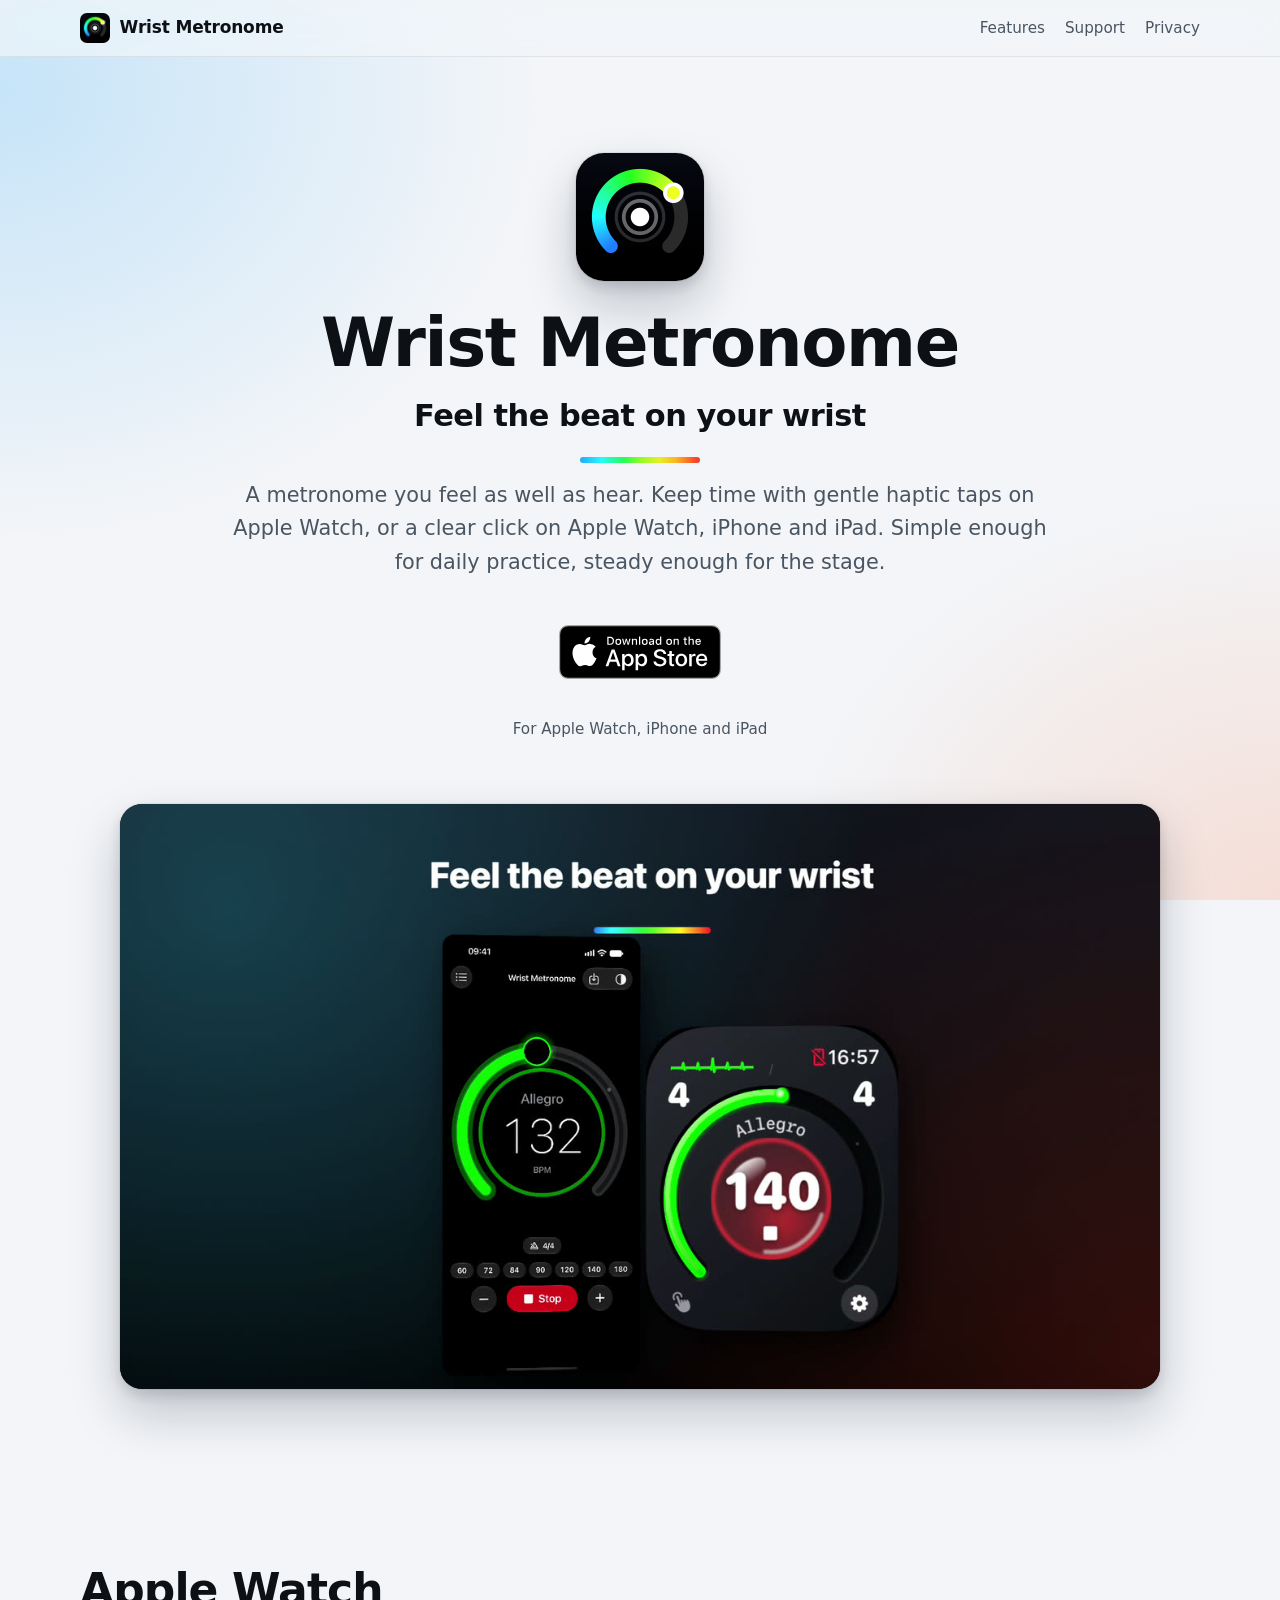
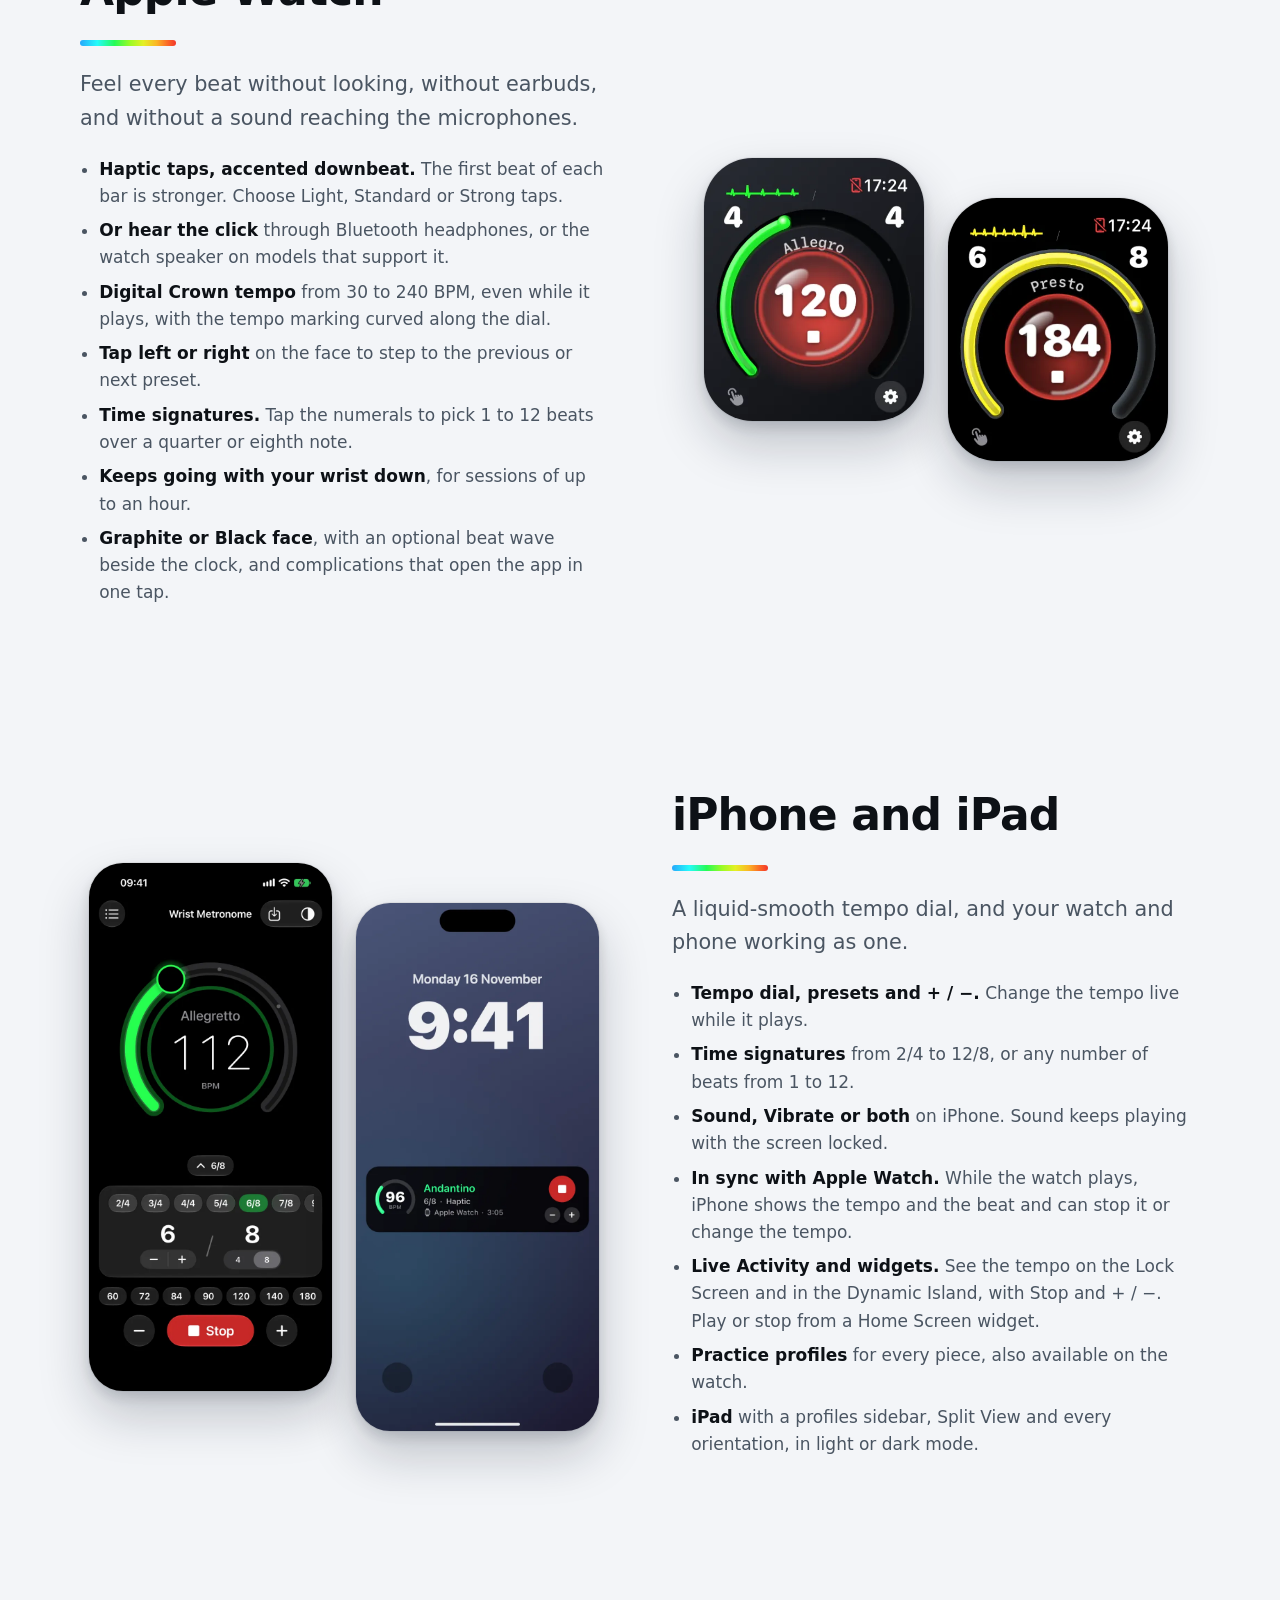
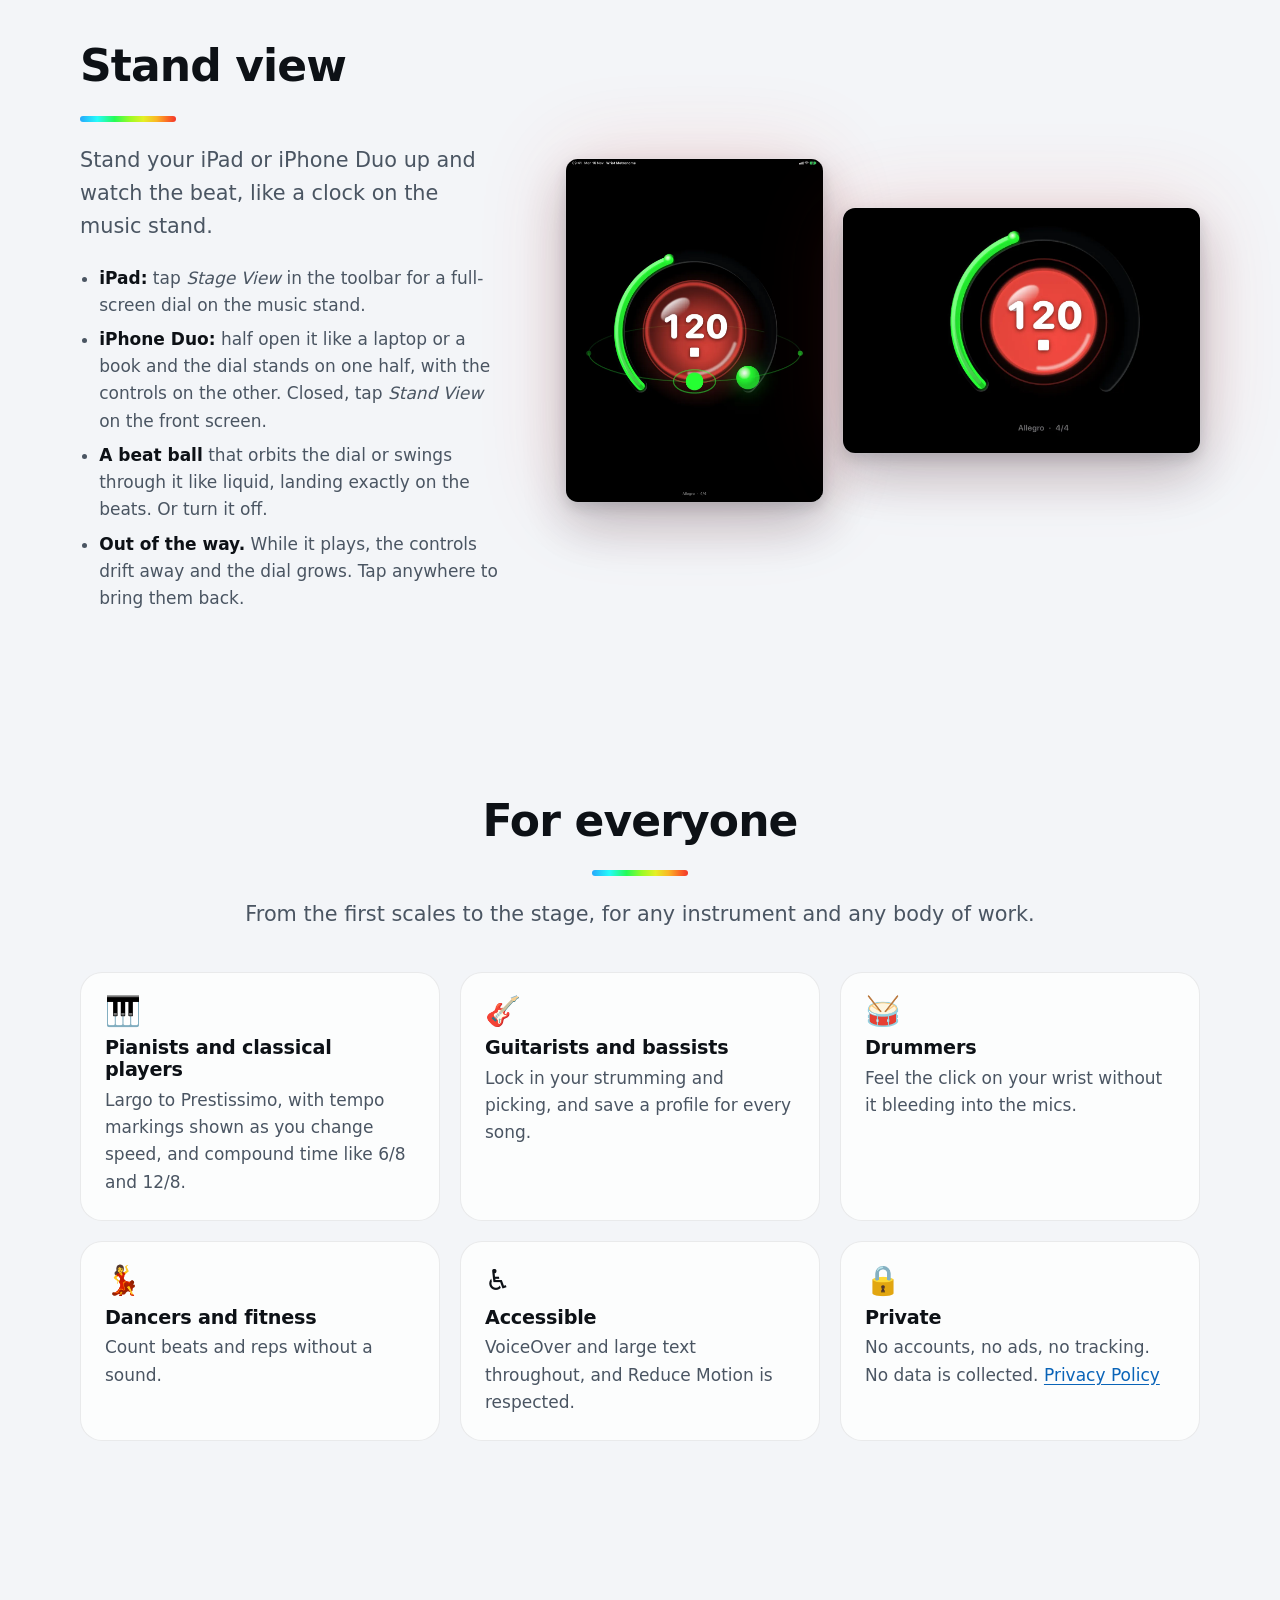
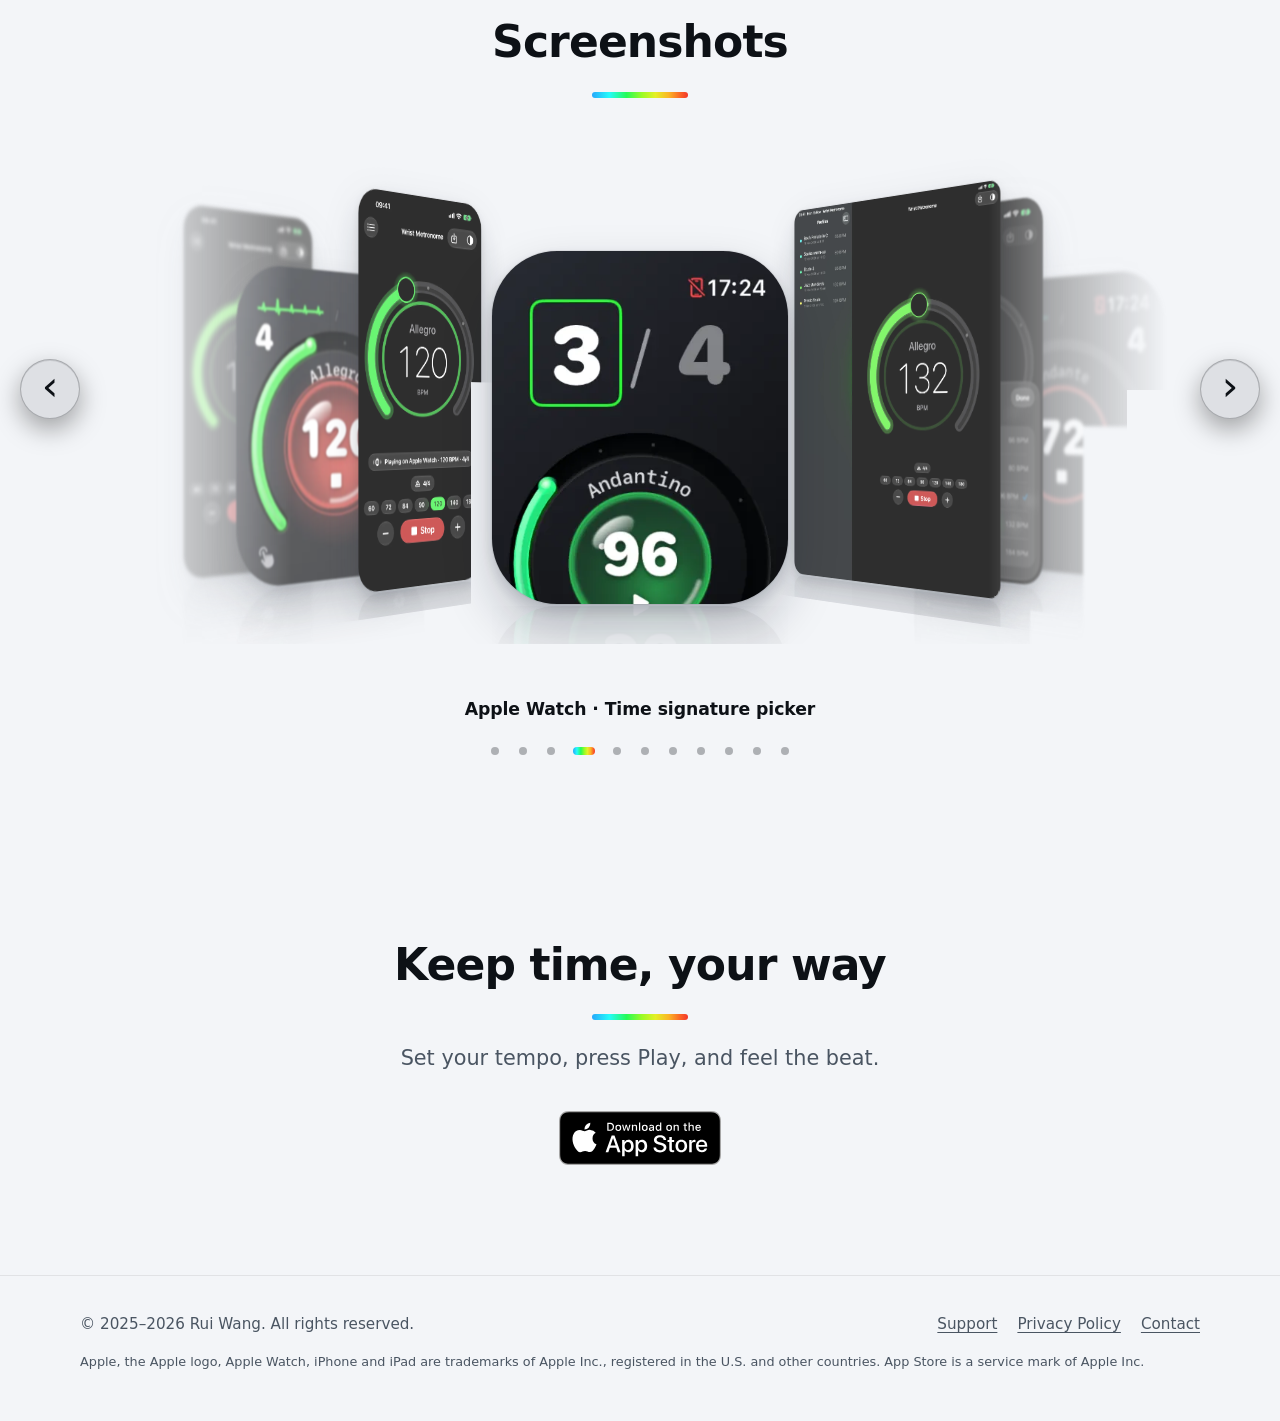
<file: docs/index.html>
<!doctype html>
<html lang="en">
<head>
  <meta charset="utf-8">
  <meta name="viewport" content="width=device-width, initial-scale=1">
  <title>Wrist Metronome – Feel the beat on your wrist</title>
  <meta name="description" content="Wrist Metronome is a metronome you feel as well as hear: haptic taps on Apple Watch, a clear click on iPhone and iPad, time signatures, a Stand view for the music stand, and no data collected.">
  <meta name="theme-color" content="#07090c" media="(prefers-color-scheme: dark)">
  <meta name="theme-color" content="#f3f5f8" media="(prefers-color-scheme: light)">
  <meta name="apple-itunes-app" content="app-id=6741377595">
  <link rel="canonical" href="https://wangrui-uk.github.io/wrist-metronome/">
  <meta property="og:type" content="website">
  <meta property="og:site_name" content="Wrist Metronome">
  <meta property="og:title" content="Wrist Metronome – Feel the beat on your wrist">
  <meta property="og:description" content="A metronome you feel as well as hear, on Apple Watch, iPhone and iPad.">
  <meta property="og:url" content="https://wangrui-uk.github.io/wrist-metronome/">
  <meta property="og:image" content="https://wangrui-uk.github.io/wrist-metronome/assets/og-image.jpg">
  <meta property="og:image:width" content="1200">
  <meta property="og:image:height" content="630">
  <meta property="og:image:alt" content="Wrist Metronome on iPhone and Apple Watch, with the title Feel the beat on your wrist">
  <meta name="twitter:card" content="summary_large_image">
  <link rel="icon" type="image/png" sizes="64x64" href="assets/favicon-64.png">
  <link rel="apple-touch-icon" href="assets/apple-touch-icon.png">
  <link rel="stylesheet" href="style.css">
</head>
<body>
  <a class="skip-link" href="#main">Skip to content</a>

  <header class="site-header">
    <div class="wrap">
      <a class="brand" href="index.html" aria-label="Wrist Metronome home">
        <img src="assets/favicon-64.png" alt="" width="30" height="30">
        <span>Wrist Metronome</span>
      </a>
      <nav class="site-nav" aria-label="Main">
        <ul>
          <li><a href="#features">Features</a></li>
          <li><a href="support.html">Support</a></li>
          <li><a href="privacy.html">Privacy</a></li>
        </ul>
      </nav>
    </div>
  </header>

  <main id="main">
    <section class="hero" aria-labelledby="title">
      <div class="wrap">
        <img class="app-icon" src="assets/icon-512.png" alt="Wrist Metronome app icon" width="128" height="128">
        <h1 id="title">Wrist Metronome</h1>
        <p class="subtitle">Feel the beat on your wrist</p>
        <p class="lead">A metronome you feel as well as hear. Keep time with gentle haptic taps on Apple Watch, or a clear click on Apple Watch, iPhone and iPad. Simple enough for daily practice, steady enough for the stage.</p>
        <a class="badge-link" href="https://apps.apple.com/app/id6741377595">
          <img src="assets/app-store-badge.svg" alt="Download on the App Store" width="162" height="54">
        </a>
        <p class="platforms">For Apple Watch, iPhone and iPad</p>
      </div>
    </section>

    <section aria-label="Promo video" style="padding-top: 1rem;">
      <div class="wrap">
        <div class="video-pane">
          <video data-promo muted autoplay loop playsinline preload="metadata" poster="assets/promo-poster.jpg" width="1280" height="720" aria-label="Wrist Metronome promo video: the tempo dial on iPhone, time signatures, the watch app and the Stand view">
            <source src="assets/promo.mp4" type="video/mp4">
          </video>
        </div>
      </div>
    </section>

    <div id="features">
      <section aria-labelledby="watch-title">
        <div class="wrap feature">
          <div class="feature-text">
            <h2 id="watch-title" class="bar">Apple Watch</h2>
            <p class="lead">Feel every beat without looking, without earbuds, and without a sound reaching the microphones.</p>
            <ul>
              <li><strong>Haptic taps, accented downbeat.</strong> The first beat of each bar is stronger. Choose Light, Standard or Strong taps.</li>
              <li><strong>Or hear the click</strong> through Bluetooth headphones, or the watch speaker on models that support it.</li>
              <li><strong>Digital Crown tempo</strong> from 30 to 240 BPM, even while it plays, with the tempo marking curved along the dial.</li>
              <li><strong>Tap left or right</strong> on the face to step to the previous or next preset.</li>
              <li><strong>Time signatures.</strong> Tap the numerals to pick 1 to 12 beats over a quarter or eighth note.</li>
              <li><strong>Keeps going with your wrist down</strong>, for sessions of up to an hour.</li>
              <li><strong>Graphite or Black face</strong>, with an optional beat wave beside the clock, and complications that open the app in one tap.</li>
            </ul>
          </div>
          <div class="feature-media">
            <img class="pane watch" src="assets/shot-watch-1.webp" alt="Wrist Metronome on Apple Watch playing at 120 BPM, Allegro, in 4/4, with the red Stop drop in the centre of a green tempo ring" width="400" height="477">
            <img class="pane watch offset" src="assets/shot-watch-3.webp" alt="Apple Watch playing at 184 BPM, Presto, in 6/8 on the Black face, with a yellow tempo ring" width="400" height="477">
          </div>
        </div>
      </section>

      <section aria-labelledby="phone-title">
        <div class="wrap feature reverse">
          <div class="feature-text">
            <h2 id="phone-title" class="bar">iPhone and iPad</h2>
            <p class="lead">A liquid-smooth tempo dial, and your watch and phone working as one.</p>
            <ul>
              <li><strong>Tempo dial, presets and + / −.</strong> Change the tempo live while it plays.</li>
              <li><strong>Time signatures</strong> from 2/4 to 12/8, or any number of beats from 1 to 12.</li>
              <li><strong>Sound, Vibrate or both</strong> on iPhone. Sound keeps playing with the screen locked.</li>
              <li><strong>In sync with Apple Watch.</strong> While the watch plays, iPhone shows the tempo and the beat and can stop it or change the tempo.</li>
              <li><strong>Live Activity and widgets.</strong> See the tempo on the Lock Screen and in the Dynamic Island, with Stop and + / −. Play or stop from a Home Screen widget.</li>
              <li><strong>Practice profiles</strong> for every piece, also available on the watch.</li>
              <li><strong>iPad</strong> with a profiles sidebar, Split View and every orientation, in light or dark mode.</li>
            </ul>
          </div>
          <div class="feature-media">
            <img class="pane phone" src="assets/shot-iphone-2.webp" alt="iPhone tempo dial at 112 BPM, Allegretto, with the time signature picker open at 6/8" width="700" height="1522">
            <img class="pane phone offset" src="assets/shot-iphone-5.webp" alt="iPhone Lock Screen with the Wrist Metronome Live Activity: 96 BPM, Andantino, 6/8, haptic, playing on Apple Watch, with Stop and plus and minus buttons" width="700" height="1522">
          </div>
        </div>
      </section>

      <section aria-labelledby="stand-title">
        <div class="wrap feature stacked">
          <div class="feature-text">
            <h2 id="stand-title" class="bar">Stand view</h2>
            <p class="lead">Stand your iPad or iPhone Duo up and watch the beat, like a clock on the music stand.</p>
            <ul>
              <li><strong>iPad:</strong> tap <em>Stage View</em> in the toolbar for a full-screen dial on the music stand.</li>
              <li><strong>iPhone Duo:</strong> half open it like a laptop or a book and the dial stands on one half, with the controls on the other. Closed, tap <em>Stand View</em> on the front screen.</li>
              <li><strong>A beat ball</strong> that orbits the dial or swings through it like liquid, landing exactly on the beats. Or turn it off.</li>
              <li><strong>Out of the way.</strong> While it plays, the controls drift away and the dial grows. Tap anywhere to bring them back.</li>
            </ul>
          </div>
          <div class="feature-media stand-media">
            <img class="pane ipad" src="assets/shot-stand-1.webp" alt="iPad Stage View: a large red Play/Stop drop showing 120 BPM, a green tempo arc and a green beat ball orbiting the dial" width="1000" height="1334">
            <img class="pane wide" src="assets/shot-stand-2.webp" alt="iPhone Duo Stand View on the front screen: 120 BPM in a red drop inside a green tempo arc, Allegro, 4/4" width="1200" height="825">
          </div>
        </div>
      </section>

      <section aria-labelledby="everyone-title">
        <div class="wrap">
          <div class="section-head center">
            <h2 id="everyone-title" class="bar center">For everyone</h2>
            <p class="lead">From the first scales to the stage, for any instrument and any body of work.</p>
          </div>
          <div class="cards">
            <div class="card"><span class="emoji" aria-hidden="true">🎹</span><h3>Pianists and classical players</h3><p>Largo to Prestissimo, with tempo markings shown as you change speed, and compound time like 6/8 and 12/8.</p></div>
            <div class="card"><span class="emoji" aria-hidden="true">🎸</span><h3>Guitarists and bassists</h3><p>Lock in your strumming and picking, and save a profile for every song.</p></div>
            <div class="card"><span class="emoji" aria-hidden="true">🥁</span><h3>Drummers</h3><p>Feel the click on your wrist without it bleeding into the mics.</p></div>
            <div class="card"><span class="emoji" aria-hidden="true">💃</span><h3>Dancers and fitness</h3><p>Count beats and reps without a sound.</p></div>
            <div class="card"><span class="emoji" aria-hidden="true">♿️</span><h3>Accessible</h3><p>VoiceOver and large text throughout, and Reduce Motion is respected.</p></div>
            <div class="card"><span class="emoji" aria-hidden="true">🔒</span><h3>Private</h3><p>No accounts, no ads, no tracking. No data is collected. <a href="privacy.html">Privacy Policy</a></p></div>
          </div>
        </div>
      </section>
    </div>

    <section aria-labelledby="gallery-title">
      <div class="wrap section-head center">
        <h2 id="gallery-title" class="bar center">Screenshots</h2>
      </div>
      <div class="gallery-wrap" id="gallery-carousel" role="region" aria-roledescription="carousel" aria-labelledby="gallery-title">
        <div class="cf-row">
          <button type="button" class="cf-btn" data-dir="-1" aria-controls="gallery" aria-label="Previous screenshot" hidden><span aria-hidden="true">‹</span></button>
          <ul class="gallery" id="gallery" tabindex="0" aria-label="Screenshots, scroll sideways for more">
            <li data-caption="iPhone · Tempo dial, playing at 132 BPM"><img class="pane phone" src="assets/shot-iphone-1.webp" alt="iPhone: tempo dial at 132 BPM, Allegro, playing in 4/4, with presets and the Stop button" width="700" height="1522" loading="lazy"></li>
            <li data-caption="Apple Watch · Playing at 120 BPM"><img class="pane watch" src="assets/shot-watch-1.webp" alt="Apple Watch playing at 120 BPM in 4/4" width="400" height="477" loading="lazy"></li>
            <li data-caption="iPhone · Mirroring Apple Watch"><img class="pane phone" src="assets/shot-iphone-3.webp" alt="iPhone mirroring the watch: Playing on Apple Watch, 120 BPM, 4/4" width="700" height="1522" loading="lazy"></li>
            <li data-caption="Apple Watch · Time signature picker"><img class="pane watch" src="assets/shot-watch-2.webp" alt="Apple Watch time signature picker set to 3/4, above the tempo dial at 96 BPM" width="400" height="477" loading="lazy"></li>
            <li data-caption="iPad · Profiles sidebar and tempo dial"><img class="pane ipad" src="assets/shot-ipad-1.webp" alt="iPad with the profiles sidebar and the tempo dial at 132 BPM" width="1200" height="1600" loading="lazy"></li>
            <li data-caption="iPhone · Practice profiles"><img class="pane phone" src="assets/shot-iphone-4.webp" alt="iPhone profiles list: Bach Prelude in C, Scales warm-up, Etude 3, Jazz standards and Presto finale" width="700" height="1522" loading="lazy"></li>
            <li data-caption="Apple Watch · Wrist down, screen dimmed"><img class="pane watch" src="assets/shot-watch-4.webp" alt="Apple Watch, wrist down, playing at 72 BPM, Andante, with the screen dimmed" width="400" height="477" loading="lazy"></li>
            <li data-caption="iPhone Duo · Inner display, fully open"><img class="pane wide" src="assets/shot-duo-1.webp" alt="iPhone Duo inner display, fully open: tempo dial and controls" width="1400" height="985" loading="lazy"></li>
            <li data-caption="iPad · 6/8 time signature picker"><img class="pane ipad" src="assets/shot-ipad-2.webp" alt="iPad tempo dial at 112 BPM with the 6/8 time signature picker" width="1200" height="1600" loading="lazy"></li>
            <li data-caption="Apple Watch · Display settings"><img class="pane watch" src="assets/shot-watch-5.webp" alt="Apple Watch display settings: Graphite or Black face, and the Beat wave switch" width="400" height="477" loading="lazy"></li>
            <li data-caption="iPad · Mirroring Apple Watch"><img class="pane ipad" src="assets/shot-ipad-3.webp" alt="iPad mirroring the watch at 120 BPM, 4/4" width="1200" height="1600" loading="lazy"></li>
          </ul>
          <button type="button" class="cf-btn" data-dir="1" aria-controls="gallery" aria-label="Next screenshot" hidden><span aria-hidden="true">›</span></button>
        </div>
        <div class="cf-meta" hidden>
          <p class="cf-caption" aria-hidden="true"></p>
          <div class="cf-nav">
            <div class="cf-dots"></div>
            <p class="cf-count" aria-hidden="true"></p>
          </div>
          <p class="visually-hidden cf-live" aria-live="polite" aria-atomic="true"></p>
        </div>
      </div>
    </section>

    <section class="cta" aria-labelledby="cta-title">
      <div class="wrap">
        <h2 id="cta-title" class="bar center">Keep time, your way</h2>
        <p class="lead" style="margin-inline:auto">Set your tempo, press Play, and feel the beat.</p>
        <a class="badge-link" href="https://apps.apple.com/app/id6741377595">
          <img src="assets/app-store-badge.svg" alt="Download on the App Store" width="162" height="54">
        </a>
      </div>
    </section>
  </main>

  <footer class="site-footer">
    <div class="wrap">
      <p>© 2025–2026 Rui Wang. All rights reserved.</p>
      <nav aria-label="Footer">
        <ul>
          <li><a href="support.html">Support</a></li>
          <li><a href="privacy.html">Privacy Policy</a></li>
          <li><a href="mailto:androidoven@gmail.com">Contact</a></li>
        </ul>
      </nav>
      <p class="legal" style="flex-basis:100%;font-size:0.8rem">Apple, the Apple logo, Apple Watch, iPhone and iPad are trademarks of Apple Inc., registered in the U.S. and other countries. App Store is a service mark of Apple Inc.</p>
    </div>
  </footer>
  <script src="main.js"></script>
</body>
</html>
</file>
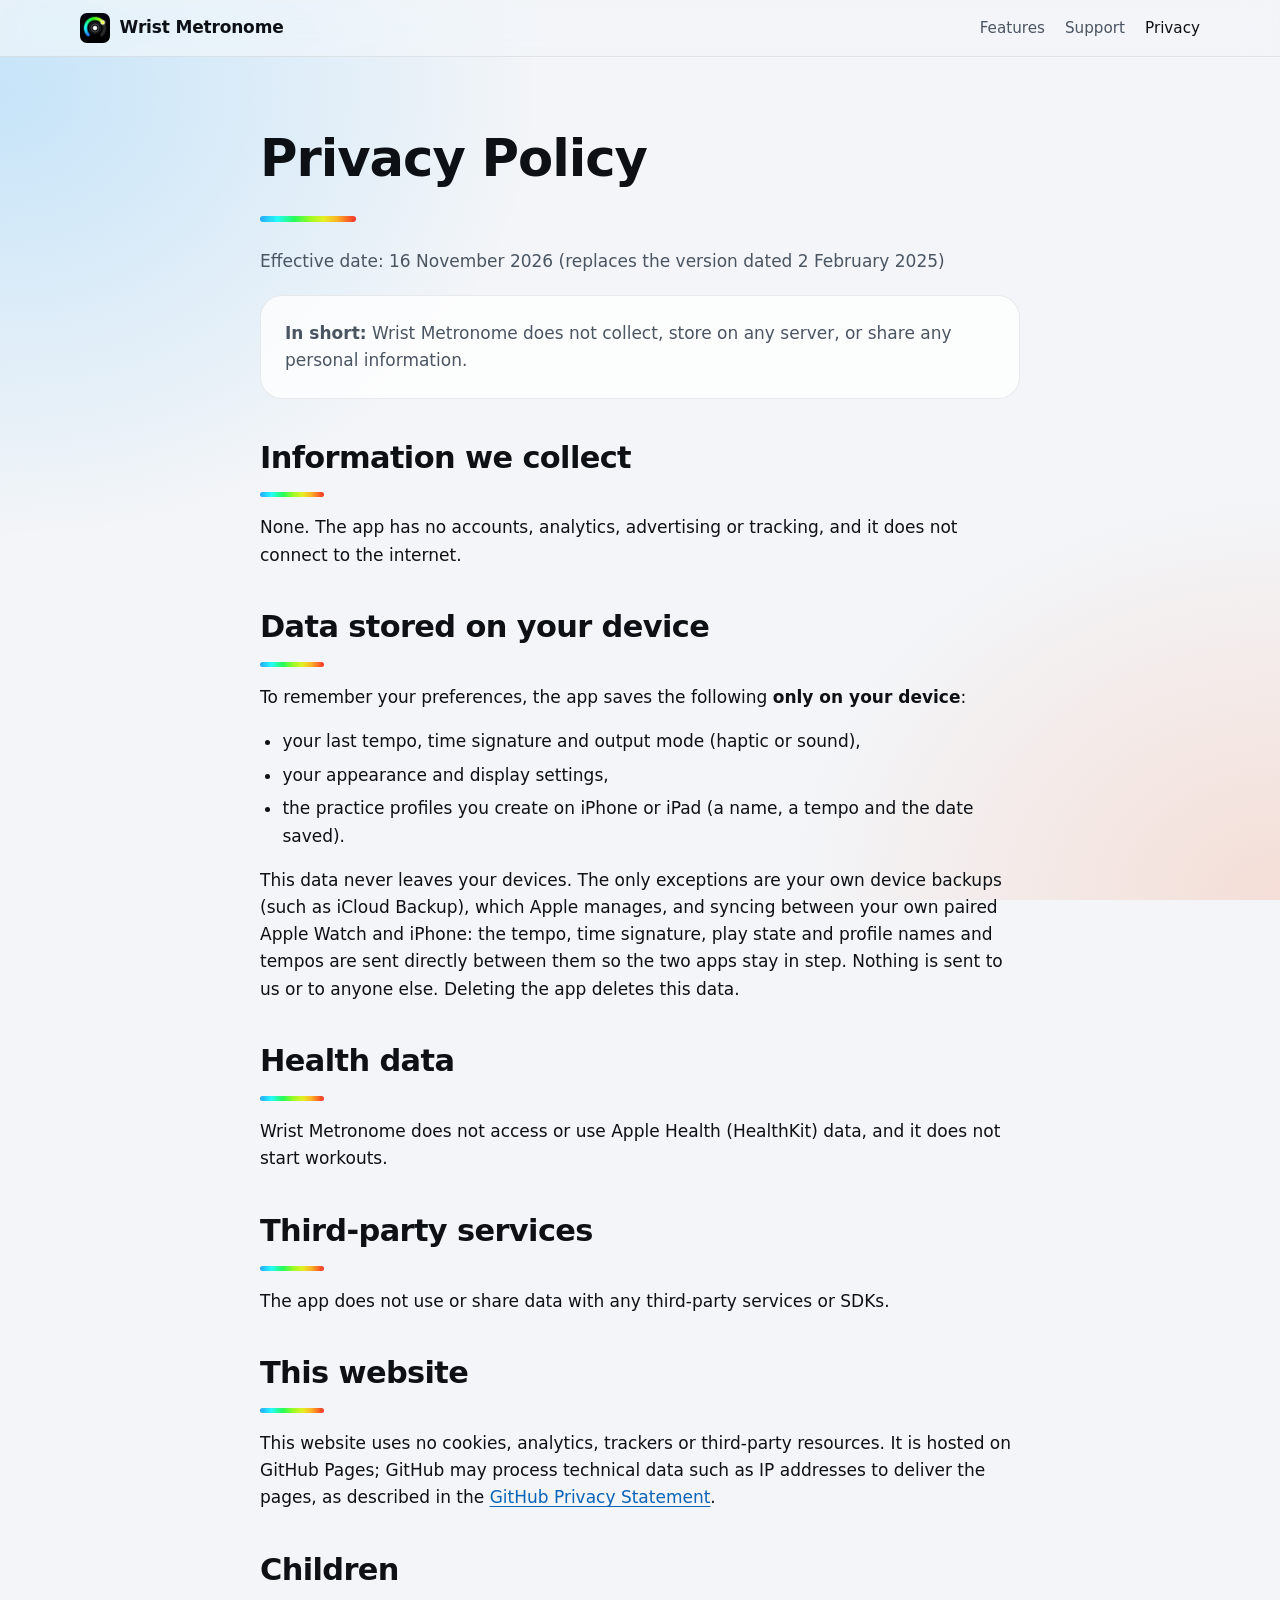
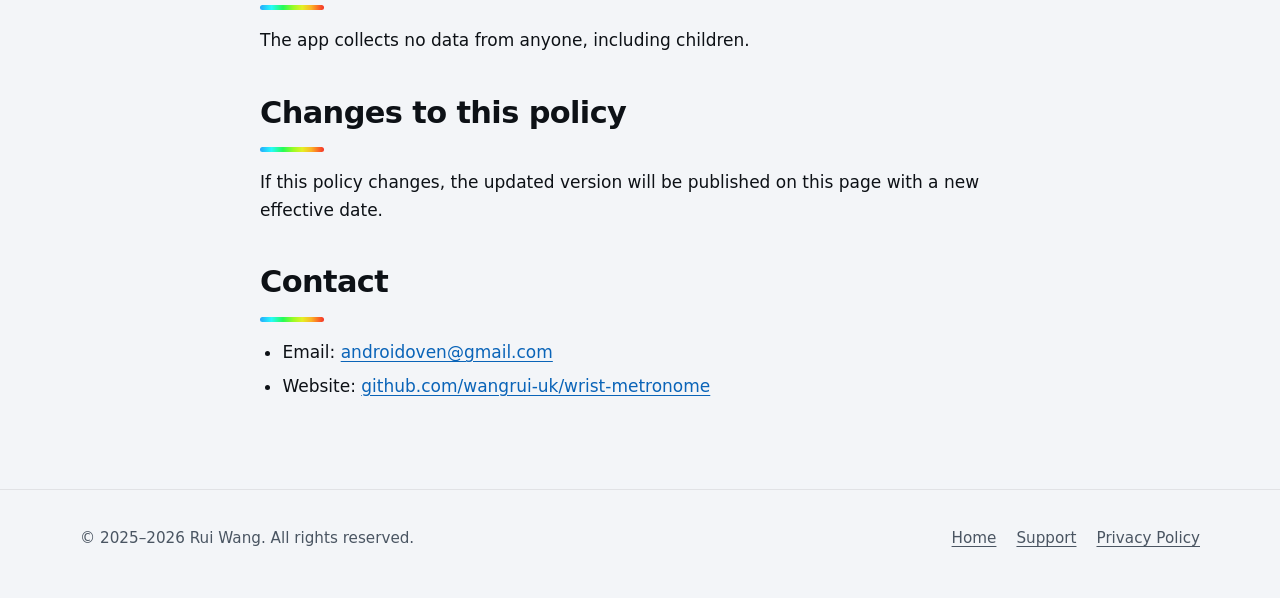
<file: docs/privacy.html>
<!doctype html>
<html lang="en">
<head>
  <meta charset="utf-8">
  <meta name="viewport" content="width=device-width, initial-scale=1">
  <title>Privacy Policy – Wrist Metronome</title>
  <meta name="description" content="Wrist Metronome collects no data. Settings and profiles are stored only on your device. No accounts, analytics, ads, tracking or HealthKit.">
  <meta name="theme-color" content="#07090c" media="(prefers-color-scheme: dark)">
  <meta name="theme-color" content="#f3f5f8" media="(prefers-color-scheme: light)">
  <link rel="canonical" href="https://wangrui-uk.github.io/wrist-metronome/privacy.html">
  <meta property="og:type" content="website">
  <meta property="og:site_name" content="Wrist Metronome">
  <meta property="og:title" content="Wrist Metronome Privacy Policy">
  <meta property="og:description" content="Wrist Metronome collects no data. Everything stays on your device.">
  <meta property="og:url" content="https://wangrui-uk.github.io/wrist-metronome/privacy.html">
  <meta property="og:image" content="https://wangrui-uk.github.io/wrist-metronome/assets/og-image.jpg">
  <meta name="twitter:card" content="summary_large_image">
  <link rel="icon" type="image/png" sizes="64x64" href="assets/favicon-64.png">
  <link rel="apple-touch-icon" href="assets/apple-touch-icon.png">
  <link rel="stylesheet" href="style.css">
</head>
<body>
  <a class="skip-link" href="#main">Skip to content</a>

  <header class="site-header">
    <div class="wrap">
      <a class="brand" href="index.html" aria-label="Wrist Metronome home">
        <img src="assets/favicon-64.png" alt="" width="30" height="30">
        <span>Wrist Metronome</span>
      </a>
      <nav class="site-nav" aria-label="Main">
        <ul>
          <li><a href="index.html#features">Features</a></li>
          <li><a href="support.html">Support</a></li>
          <li><a href="privacy.html" aria-current="page">Privacy</a></li>
        </ul>
      </nav>
    </div>
  </header>

  <main id="main" class="wrap">
    <article class="prose">
      <h1 class="bar">Privacy Policy</h1>
      <p class="muted">Effective date: <time datetime="2026-11-16">16 November 2026</time> (replaces the version dated 2 February 2025)</p>

      <div class="card">
        <p><strong>In short:</strong> Wrist Metronome does not collect, store on any server, or share any personal information.</p>
      </div>

      <h2 class="bar">Information we collect</h2>
      <p>None. The app has no accounts, analytics, advertising or tracking, and it does not connect to the internet.</p>

      <h2 class="bar">Data stored on your device</h2>
      <p>To remember your preferences, the app saves the following <strong>only on your device</strong>:</p>
      <ul>
        <li>your last tempo, time signature and output mode (haptic or sound),</li>
        <li>your appearance and display settings,</li>
        <li>the practice profiles you create on iPhone or iPad (a name, a tempo and the date saved).</li>
      </ul>
      <p>This data never leaves your devices. The only exceptions are your own device backups (such as iCloud Backup), which Apple manages, and syncing between your own paired Apple Watch and iPhone: the tempo, time signature, play state and profile names and tempos are sent directly between them so the two apps stay in step. Nothing is sent to us or to anyone else. Deleting the app deletes this data.</p>

      <h2 class="bar">Health data</h2>
      <p>Wrist Metronome does not access or use Apple Health (HealthKit) data, and it does not start workouts.</p>

      <h2 class="bar">Third-party services</h2>
      <p>The app does not use or share data with any third-party services or SDKs.</p>

      <h2 class="bar">This website</h2>
      <p>This website uses no cookies, analytics, trackers or third-party resources. It is hosted on GitHub Pages; GitHub may process technical data such as IP addresses to deliver the pages, as described in the <a href="https://docs.github.com/en/site-policy/privacy-policies/github-general-privacy-statement">GitHub Privacy Statement</a>.</p>

      <h2 class="bar">Children</h2>
      <p>The app collects no data from anyone, including children.</p>

      <h2 class="bar">Changes to this policy</h2>
      <p>If this policy changes, the updated version will be published on this page with a new effective date.</p>

      <h2 class="bar">Contact</h2>
      <ul>
        <li>Email: <a href="mailto:androidoven@gmail.com">androidoven@gmail.com</a></li>
        <li>Website: <a href="https://github.com/wangrui-uk/wrist-metronome">github.com/wangrui-uk/wrist-metronome</a></li>
      </ul>
    </article>
  </main>

  <footer class="site-footer">
    <div class="wrap">
      <p>© 2025–2026 Rui Wang. All rights reserved.</p>
      <nav aria-label="Footer">
        <ul>
          <li><a href="index.html">Home</a></li>
          <li><a href="support.html">Support</a></li>
          <li><a href="privacy.html" aria-current="page">Privacy Policy</a></li>
        </ul>
      </nav>
    </div>
  </footer>
</body>
</html>
</file>
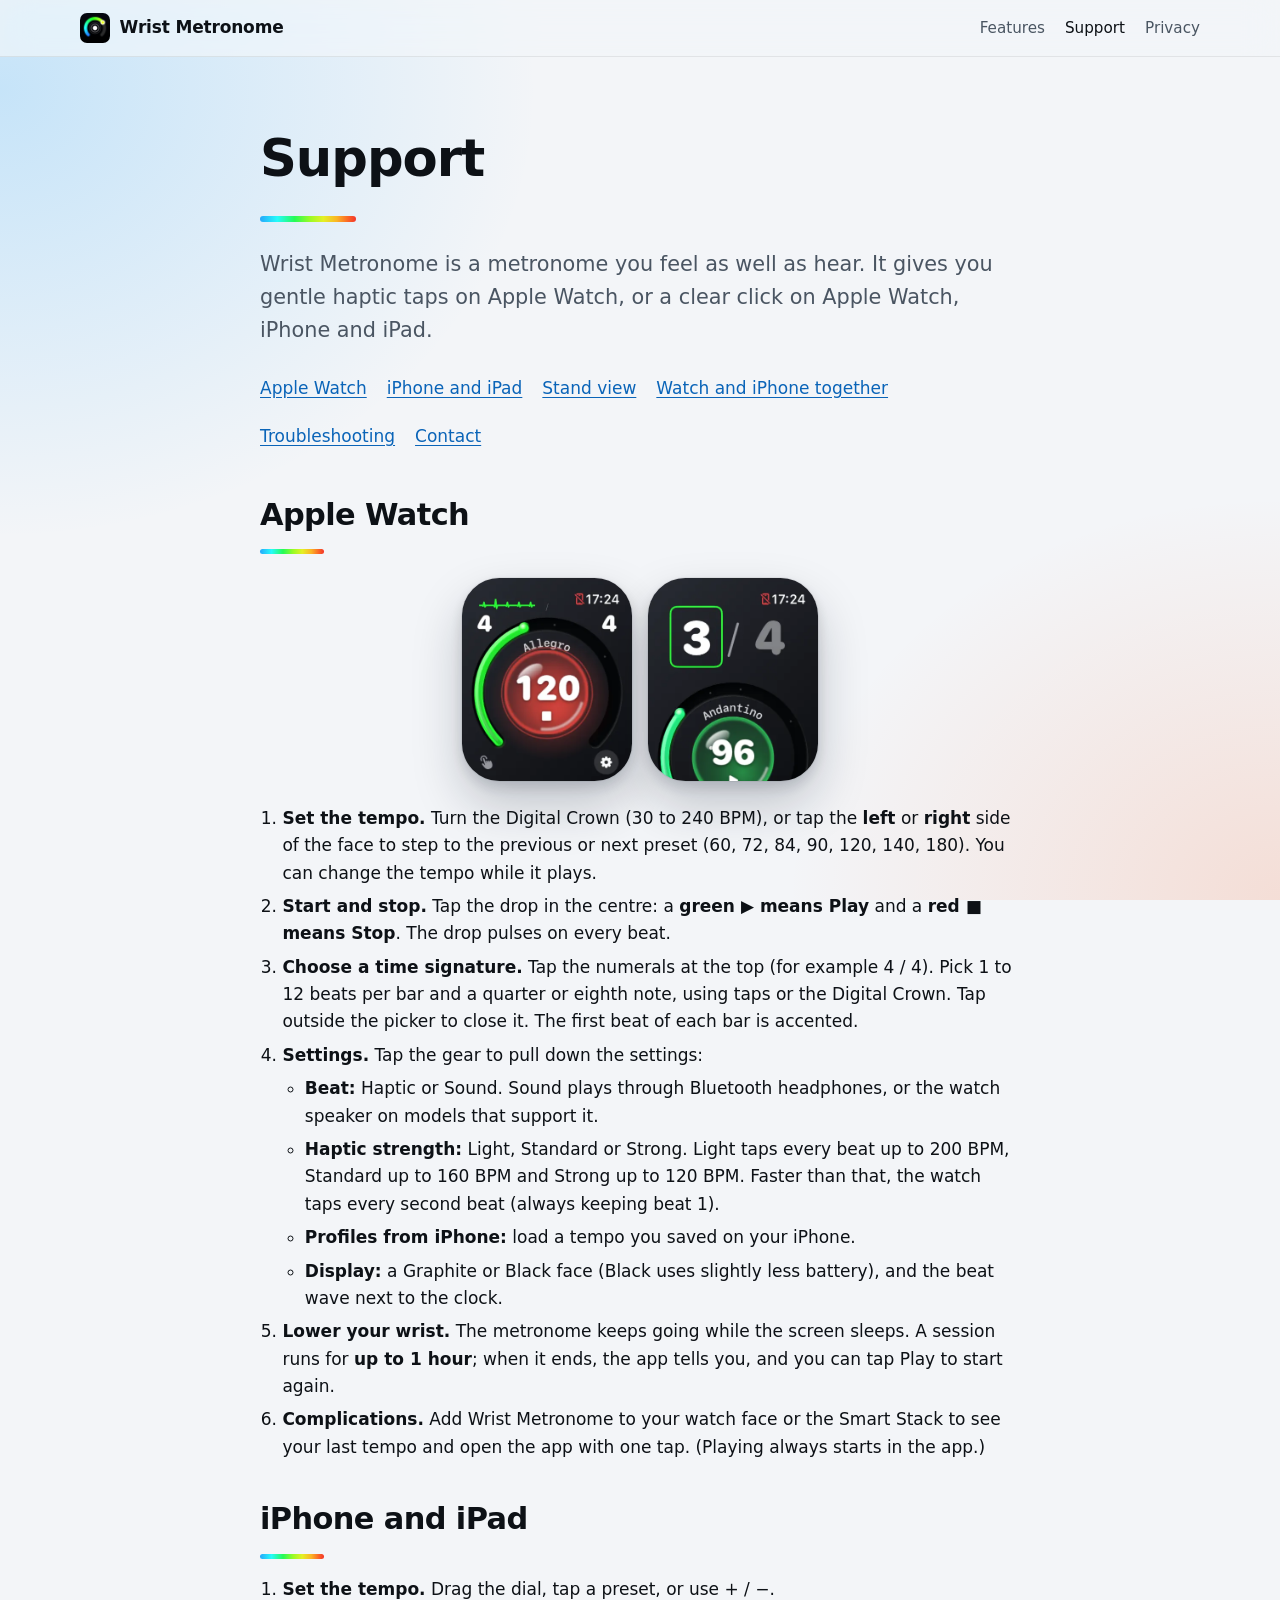
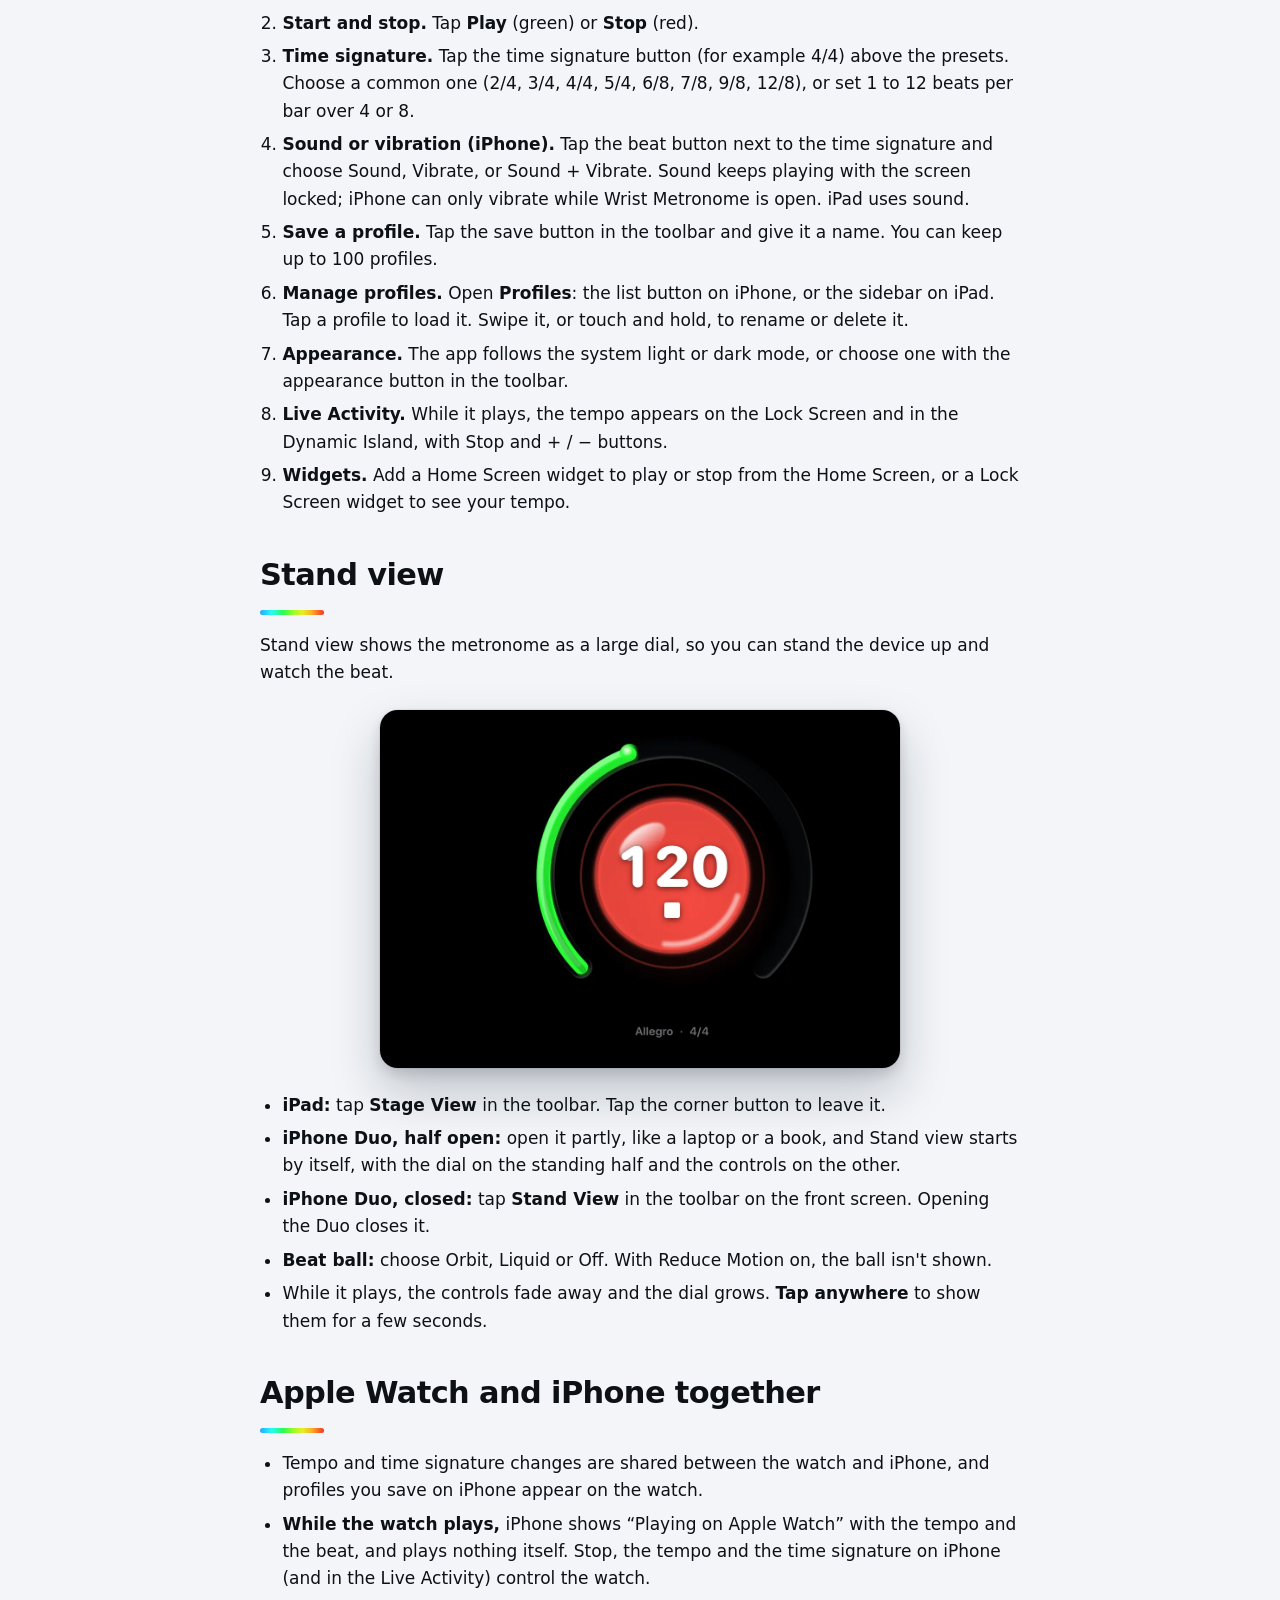
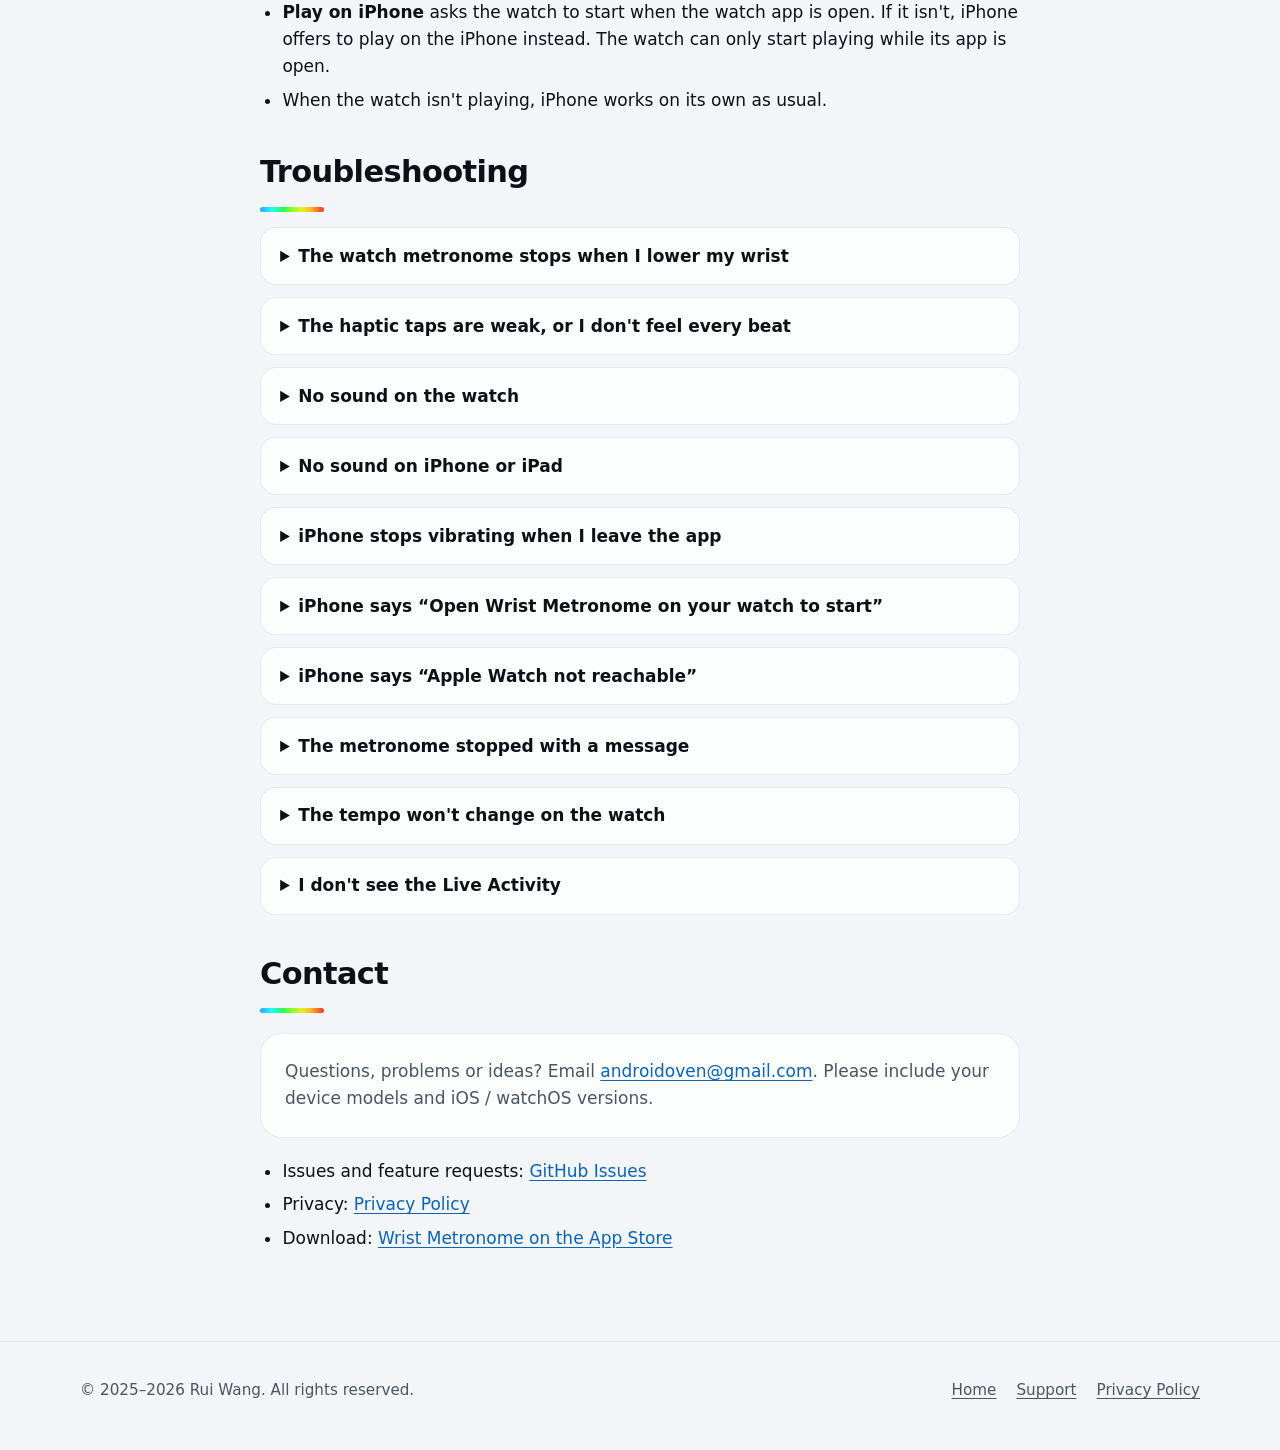
<file: docs/support.html>
<!doctype html>
<html lang="en">
<head>
  <meta charset="utf-8">
  <meta name="viewport" content="width=device-width, initial-scale=1">
  <title>Support – Wrist Metronome</title>
  <meta name="description" content="How to use Wrist Metronome on Apple Watch, iPhone and iPad, troubleshooting tips, and how to contact support.">
  <meta name="theme-color" content="#07090c" media="(prefers-color-scheme: dark)">
  <meta name="theme-color" content="#f3f5f8" media="(prefers-color-scheme: light)">
  <link rel="canonical" href="https://wangrui-uk.github.io/wrist-metronome/support.html">
  <meta property="og:type" content="website">
  <meta property="og:site_name" content="Wrist Metronome">
  <meta property="og:title" content="Wrist Metronome Support">
  <meta property="og:description" content="How to use Wrist Metronome, troubleshooting and contact.">
  <meta property="og:url" content="https://wangrui-uk.github.io/wrist-metronome/support.html">
  <meta property="og:image" content="https://wangrui-uk.github.io/wrist-metronome/assets/og-image.jpg">
  <meta name="twitter:card" content="summary_large_image">
  <link rel="icon" type="image/png" sizes="64x64" href="assets/favicon-64.png">
  <link rel="apple-touch-icon" href="assets/apple-touch-icon.png">
  <link rel="stylesheet" href="style.css">
</head>
<body>
  <a class="skip-link" href="#main">Skip to content</a>

  <header class="site-header">
    <div class="wrap">
      <a class="brand" href="index.html" aria-label="Wrist Metronome home">
        <img src="assets/favicon-64.png" alt="" width="30" height="30">
        <span>Wrist Metronome</span>
      </a>
      <nav class="site-nav" aria-label="Main">
        <ul>
          <li><a href="index.html#features">Features</a></li>
          <li><a href="support.html" aria-current="page">Support</a></li>
          <li><a href="privacy.html">Privacy</a></li>
        </ul>
      </nav>
    </div>
  </header>

  <main id="main" class="wrap">
    <article class="prose">
      <h1 class="bar">Support</h1>
      <p class="lead">Wrist Metronome is a metronome you feel as well as hear. It gives you gentle haptic taps on Apple Watch, or a clear click on Apple Watch, iPhone and iPad.</p>
      <nav aria-label="On this page">
        <ul class="toc">
          <li><a href="#watch">Apple Watch</a></li>
          <li><a href="#iphone-ipad">iPhone and iPad</a></li>
          <li><a href="#stand">Stand view</a></li>
          <li><a href="#sync">Watch and iPhone together</a></li>
          <li><a href="#troubleshooting">Troubleshooting</a></li>
          <li><a href="#contact">Contact</a></li>
        </ul>
      </nav>

      <h2 id="watch" class="bar">Apple Watch</h2>
      <div class="inline-shot">
        <img class="pane watch" src="assets/shot-watch-1.webp" alt="The watch face: time signature numerals 4 and 4 at the top, the tempo ring with Allegro, the red Stop drop showing 120, the output badge at bottom left and the settings gear at bottom right" width="400" height="477" loading="lazy">
        <img class="pane watch" src="assets/shot-watch-2.webp" alt="The watch time signature picker, set to 3/4" width="400" height="477" loading="lazy">
      </div>
      <ol>
        <li><strong>Set the tempo.</strong> Turn the Digital Crown (30 to 240 BPM), or tap the <strong>left</strong> or <strong>right</strong> side of the face to step to the previous or next preset (60, 72, 84, 90, 120, 140, 180). You can change the tempo while it plays.</li>
        <li><strong>Start and stop.</strong> Tap the drop in the centre: a <strong>green ▶ means Play</strong> and a <strong>red ■ means Stop</strong>. The drop pulses on every beat.</li>
        <li><strong>Choose a time signature.</strong> Tap the numerals at the top (for example 4 / 4). Pick 1 to 12 beats per bar and a quarter or eighth note, using taps or the Digital Crown. Tap outside the picker to close it. The first beat of each bar is accented.</li>
        <li><strong>Settings.</strong> Tap the gear to pull down the settings:
          <ul>
            <li><strong>Beat:</strong> Haptic or Sound. Sound plays through Bluetooth headphones, or the watch speaker on models that support it.</li>
            <li><strong>Haptic strength:</strong> Light, Standard or Strong. Light taps every beat up to 200 BPM, Standard up to 160 BPM and Strong up to 120 BPM. Faster than that, the watch taps every second beat (always keeping beat 1).</li>
            <li><strong>Profiles from iPhone:</strong> load a tempo you saved on your iPhone.</li>
            <li><strong>Display:</strong> a Graphite or Black face (Black uses slightly less battery), and the beat wave next to the clock.</li>
          </ul>
        </li>
        <li><strong>Lower your wrist.</strong> The metronome keeps going while the screen sleeps. A session runs for <strong>up to 1 hour</strong>; when it ends, the app tells you, and you can tap Play to start again.</li>
        <li><strong>Complications.</strong> Add Wrist Metronome to your watch face or the Smart Stack to see your last tempo and open the app with one tap. (Playing always starts in the app.)</li>
      </ol>

      <h2 id="iphone-ipad" class="bar">iPhone and iPad</h2>
      <ol>
        <li><strong>Set the tempo.</strong> Drag the dial, tap a preset, or use + / −.</li>
        <li><strong>Start and stop.</strong> Tap <strong>Play</strong> (green) or <strong>Stop</strong> (red).</li>
        <li><strong>Time signature.</strong> Tap the time signature button (for example 4/4) above the presets. Choose a common one (2/4, 3/4, 4/4, 5/4, 6/8, 7/8, 9/8, 12/8), or set 1 to 12 beats per bar over 4 or 8.</li>
        <li><strong>Sound or vibration (iPhone).</strong> Tap the beat button next to the time signature and choose Sound, Vibrate, or Sound + Vibrate. Sound keeps playing with the screen locked; iPhone can only vibrate while Wrist Metronome is open. iPad uses sound.</li>
        <li><strong>Save a profile.</strong> Tap the save button in the toolbar and give it a name. You can keep up to 100 profiles.</li>
        <li><strong>Manage profiles.</strong> Open <strong>Profiles</strong>: the list button on iPhone, or the sidebar on iPad. Tap a profile to load it. Swipe it, or touch and hold, to rename or delete it.</li>
        <li><strong>Appearance.</strong> The app follows the system light or dark mode, or choose one with the appearance button in the toolbar.</li>
        <li><strong>Live Activity.</strong> While it plays, the tempo appears on the Lock Screen and in the Dynamic Island, with Stop and + / − buttons.</li>
        <li><strong>Widgets.</strong> Add a Home Screen widget to play or stop from the Home Screen, or a Lock Screen widget to see your tempo.</li>
      </ol>

      <h2 id="stand" class="bar">Stand view</h2>
      <p>Stand view shows the metronome as a large dial, so you can stand the device up and watch the beat.</p>
      <div class="inline-shot">
        <img class="pane wide" src="assets/shot-stand-2.webp" alt="Stand View: 120 BPM in a red drop inside a green tempo arc, with Allegro and 4/4 below" width="1200" height="825" loading="lazy">
      </div>
      <ul>
        <li><strong>iPad:</strong> tap <strong>Stage View</strong> in the toolbar. Tap the corner button to leave it.</li>
        <li><strong>iPhone Duo, half open:</strong> open it partly, like a laptop or a book, and Stand view starts by itself, with the dial on the standing half and the controls on the other.</li>
        <li><strong>iPhone Duo, closed:</strong> tap <strong>Stand View</strong> in the toolbar on the front screen. Opening the Duo closes it.</li>
        <li><strong>Beat ball:</strong> choose Orbit, Liquid or Off. With Reduce Motion on, the ball isn't shown.</li>
        <li>While it plays, the controls fade away and the dial grows. <strong>Tap anywhere</strong> to show them for a few seconds.</li>
      </ul>

      <h2 id="sync" class="bar">Apple Watch and iPhone together</h2>
      <ul>
        <li>Tempo and time signature changes are shared between the watch and iPhone, and profiles you save on iPhone appear on the watch.</li>
        <li><strong>While the watch plays,</strong> iPhone shows “Playing on Apple Watch” with the tempo and the beat, and plays nothing itself. Stop, the tempo and the time signature on iPhone (and in the Live Activity) control the watch.</li>
        <li><strong>Play on iPhone</strong> asks the watch to start when the watch app is open. If it isn't, iPhone offers to play on the iPhone instead. The watch can only start playing while its app is open.</li>
        <li>When the watch isn't playing, iPhone works on its own as usual.</li>
      </ul>

      <h2 id="troubleshooting" class="bar">Troubleshooting</h2>
      <details>
        <summary>The watch metronome stops when I lower my wrist</summary>
        <ul>
          <li>Turn on <strong>Background App Refresh</strong> for Wrist Metronome: on the watch in Settings › General › Background App Refresh, or in the Watch app on your iPhone. The app shows a message if it is off.</li>
          <li>Sessions last up to 1 hour. Tap Play again to continue.</li>
        </ul>
      </details>
      <details>
        <summary>The haptic taps are weak, or I don't feel every beat</summary>
        <ul>
          <li>Check that the beat is set to <strong>Haptic</strong> in the watch settings (the gear).</li>
          <li>Choose a stronger <strong>Haptic strength</strong>, and turn on <strong>Prominent Haptic</strong> in the watch's Settings › Sounds &amp; Haptics.</li>
          <li>Above 200 BPM (Light), 160 BPM (Standard) or 120 BPM (Strong) the watch taps every second beat, because it can't tap that pattern reliably any faster. Choose a lighter strength or a slower tempo to feel every beat.</li>
        </ul>
      </details>
      <details>
        <summary>No sound on the watch</summary>
        <ul>
          <li>Connect Bluetooth headphones, or use a watch that can play through its speaker.</li>
          <li>The watch can't use its speaker while charging; the beat then switches to haptics, and the app tells you.</li>
          <li>Turn up the volume.</li>
        </ul>
      </details>
      <details>
        <summary>No sound on iPhone or iPad</summary>
        <ul>
          <li>Turn up the volume. Wrist Metronome plays its click even when Silent Mode is on.</li>
          <li>On iPhone, check that the output is Sound or Sound + Vibrate.</li>
        </ul>
      </details>
      <details>
        <summary>iPhone stops vibrating when I leave the app</summary>
        <ul>
          <li>iOS only allows vibration while the app is open. Choose <strong>Sound</strong> to keep the beat going in the background.</li>
        </ul>
      </details>
      <details>
        <summary>iPhone says “Open Wrist Metronome on your watch to start”</summary>
        <ul>
          <li>The watch can only start playing while its app is open. Open the app on the watch, or choose <strong>Play on iPhone</strong>.</li>
        </ul>
      </details>
      <details>
        <summary>iPhone says “Apple Watch not reachable”</summary>
        <ul>
          <li>The watch may still be playing. Stop it on the watch, or bring your iPhone and watch closer together with Bluetooth on.</li>
        </ul>
      </details>
      <details>
        <summary>The metronome stopped with a message</summary>
        <ul>
          <li>A phone call, Siri, or a change of headphones or speaker can interrupt the sound. Tap Play to start again.</li>
          <li>On the watch, a session ends after 1 hour, or when watchOS stops it. Tap Play to continue.</li>
        </ul>
      </details>
      <details>
        <summary>The tempo won't change on the watch</summary>
        <ul>
          <li>Make sure the app is open and in focus, then turn the Digital Crown. If the time signature picker is open, tap outside it to close it first.</li>
        </ul>
      </details>
      <details>
        <summary>I don't see the Live Activity</summary>
        <ul>
          <li>Check that Live Activities are allowed for Wrist Metronome in Settings › Wrist Metronome on your iPhone.</li>
          <li>If the watch starts playing while the iPhone app is in the background, the Live Activity appears the next time you open the app.</li>
        </ul>
      </details>

      <h2 id="contact" class="bar">Contact</h2>
      <div class="card">
        <p>Questions, problems or ideas? Email <a href="mailto:androidoven@gmail.com">androidoven@gmail.com</a>. Please include your device models and iOS / watchOS versions.</p>
      </div>
      <ul>
        <li>Issues and feature requests: <a href="https://github.com/wangrui-uk/wrist-metronome/issues">GitHub Issues</a></li>
        <li>Privacy: <a href="privacy.html">Privacy Policy</a></li>
        <li>Download: <a href="https://apps.apple.com/app/id6741377595">Wrist Metronome on the App Store</a></li>
      </ul>
    </article>
  </main>

  <footer class="site-footer">
    <div class="wrap">
      <p>© 2025–2026 Rui Wang. All rights reserved.</p>
      <nav aria-label="Footer">
        <ul>
          <li><a href="index.html">Home</a></li>
          <li><a href="support.html" aria-current="page">Support</a></li>
          <li><a href="privacy.html">Privacy Policy</a></li>
        </ul>
      </nav>
    </div>
  </footer>
</body>
</html>
</file>
<file: docs/style.css>
/* Wrist Metronome site. Plain CSS, no external resources. */

:root {
  color-scheme: dark light;
  --bg: #07090c;
  --glow-blue: rgba(32, 98, 128, 0.55);
  --glow-red: rgba(120, 36, 16, 0.45);
  --text: #f2f4f7;
  --muted: #a9b3bf;
  --card: rgba(255, 255, 255, 0.05);
  --card-border: rgba(255, 255, 255, 0.09);
  --link: #6cc4ff;
  --focus: #6cc4ff;
  --shadow: 0 28px 60px rgba(0, 0, 0, 0.6), 0 8px 18px rgba(0, 0, 0, 0.45);
  --pane-edge: 0 0 0 1px rgba(255, 255, 255, 0.08);
  /* Sampled from the App Store media (heading bar) */
  --rainbow: linear-gradient(90deg, #26a7fb 0%, #25fbfa 18%, #25fb57 36%, #9afb25 52%, #e4f025 66%, #fbb525 80%, #fb6426 92%, #f2362a 100%);
  --radius: 22px;
  --max: 1120px;
}

@media (prefers-color-scheme: light) {
  :root {
    --bg: #f3f5f8;
    --glow-blue: rgba(38, 167, 251, 0.22);
    --glow-red: rgba(251, 100, 38, 0.16);
    --text: #0d1116;
    --muted: #4a5562;
    --card: rgba(255, 255, 255, 0.75);
    --card-border: rgba(13, 17, 22, 0.08);
    --link: #0a64b8;
    --focus: #0a64b8;
    --shadow: 0 24px 50px rgba(15, 25, 40, 0.22), 0 6px 14px rgba(15, 25, 40, 0.14);
    --pane-edge: 0 0 0 1px rgba(0, 0, 0, 0.06);
  }
}

*, *::before, *::after { box-sizing: border-box; }

html { -webkit-text-size-adjust: 100%; scroll-behavior: smooth; }
@media (prefers-reduced-motion: reduce) { html { scroll-behavior: auto; } }

body {
  margin: 0;
  min-height: 100vh;
  background: var(--bg);
  color: var(--text);
  font-family: -apple-system, BlinkMacSystemFont, "SF Pro Text", system-ui, "Segoe UI", Roboto, "Helvetica Neue", Arial, sans-serif;
  font-size: 1.0625rem;
  line-height: 1.6;
  -webkit-font-smoothing: antialiased;
}

/* Fixed backdrop: blue glow top-left, red glow bottom-right, as in the framed screenshots */
body::before {
  content: "";
  position: fixed;
  inset: 0;
  z-index: -1;
  pointer-events: none;
  background:
    radial-gradient(60vmax 50vmax at 0% 10%, var(--glow-blue), transparent 70%),
    radial-gradient(55vmax 45vmax at 100% 100%, var(--glow-red), transparent 70%),
    var(--bg);
}

img, video { max-width: 100%; height: auto; display: block; }

a { color: var(--link); text-underline-offset: 0.18em; }
a:hover { text-decoration-thickness: 2px; }

:focus-visible {
  outline: 3px solid var(--focus);
  outline-offset: 3px;
  border-radius: 6px;
}

.skip-link {
  position: absolute;
  left: 1rem;
  top: -100px;
  padding: 0.6rem 1rem;
  background: var(--text);
  color: var(--bg);
  border-radius: 10px;
  z-index: 10;
  font-weight: 600;
}
.skip-link:focus { top: 1rem; }

.wrap { width: min(100% - 2.5rem, var(--max)); margin-inline: auto; }

/* Header */
.site-header {
  position: sticky;
  top: 0;
  z-index: 5;
  backdrop-filter: saturate(160%) blur(16px);
  -webkit-backdrop-filter: saturate(160%) blur(16px);
  background: color-mix(in srgb, var(--bg) 70%, transparent);
  border-bottom: 1px solid var(--card-border);
}
.site-header .wrap {
  display: flex;
  align-items: center;
  justify-content: space-between;
  gap: 1rem;
  min-height: 56px;
}
.brand {
  display: inline-flex;
  align-items: center;
  gap: 0.6rem;
  color: var(--text);
  text-decoration: none;
  font-weight: 650;
  letter-spacing: -0.01em;
}
.brand img { width: 30px; height: 30px; border-radius: 7px; }
.site-nav ul { display: flex; gap: 1.25rem; list-style: none; margin: 0; padding: 0; }
.site-nav a { color: var(--muted); text-decoration: none; font-size: 0.95rem; }
.site-nav a:hover, .site-nav a[aria-current="page"] { color: var(--text); }
@media (max-width: 480px) {
  .brand span { display: none; }
  .site-nav ul { gap: 1rem; }
}

/* Headings with the rainbow bar */
h1, h2, h3 { line-height: 1.15; letter-spacing: -0.02em; margin: 0 0 0.5em; }
h1 { font-size: clamp(2.4rem, 6vw, 4.2rem); font-weight: 800; }
h2 { font-size: clamp(1.8rem, 4vw, 2.75rem); font-weight: 800; }
h3 { font-size: 1.2rem; font-weight: 700; letter-spacing: -0.01em; }

.bar::after {
  content: "";
  display: block;
  width: 96px;
  height: 6px;
  margin-top: 0.55em;
  border-radius: 3px;
  background: var(--rainbow);
}
.center { text-align: center; }
.center.bar::after, .center .bar::after { margin-inline: auto; }

.lead { font-size: clamp(1.1rem, 2vw, 1.3rem); color: var(--muted); max-width: 40em; }
.muted { color: var(--muted); }

/* Hero */
.hero { padding: clamp(3rem, 8vw, 6rem) 0 2rem; text-align: center; }
.hero .app-icon {
  width: 128px;
  height: 128px;
  margin: 0 auto 1.5rem;
  border-radius: 28px;
  box-shadow: var(--shadow), var(--pane-edge);
}
.hero h1 { margin-bottom: 0.15em; }
.hero .subtitle {
  font-size: clamp(1.3rem, 3vw, 1.9rem);
  font-weight: 650;
  letter-spacing: -0.015em;
  margin: 0 0 1rem;
}
.hero .subtitle::after {
  content: "";
  display: block;
  width: 120px;
  height: 6px;
  margin: 1rem auto 0;
  border-radius: 3px;
  background: var(--rainbow);
}
.hero .lead { margin: 0 auto 2rem; }
.platforms { color: var(--muted); font-size: 0.95rem; margin-top: 1rem; }

/* App Store badge: Apple artwork, unaltered; clear space ≥ 1/4 of its height */
.badge-link { display: inline-block; padding: 14px; line-height: 0; border-radius: 12px; }
.badge-link img { height: 54px; width: auto; min-height: 40px; }

/* Sections */
section { padding: clamp(3rem, 7vw, 5.5rem) 0; }
.section-head { margin-bottom: 2.5rem; }
.section-head.center .lead { margin-inline: auto; }

/* Video */
.video-pane {
  margin: 0 auto;
  max-width: 1040px;
  border-radius: var(--radius);
  overflow: hidden;
  box-shadow: var(--shadow), var(--pane-edge);
  background: #0b1118;
  aspect-ratio: 16 / 9;
}
.video-pane video { width: 100%; height: 100%; object-fit: cover; }

/* Feature rows */
.feature {
  display: grid;
  grid-template-columns: minmax(0, 1fr) minmax(0, 1fr);
  gap: clamp(2rem, 5vw, 4.5rem);
  align-items: center;
}
.feature.reverse .feature-media { order: -1; }
@media (max-width: 860px) {
  .feature { grid-template-columns: minmax(0, 1fr); }
  .feature.reverse .feature-media { order: 0; }
}
.feature ul { padding-left: 1.2rem; margin: 1rem 0 0; }
.feature li { margin: 0.45rem 0; }
.feature li strong { color: var(--text); }
.feature li { color: var(--muted); }

/* Floating app panes (raw screenshots, no device frames) */
.pane {
  border-radius: 14%/6.5%;
  box-shadow: var(--shadow), var(--pane-edge);
  background: #000;
}
.pane.watch { border-radius: 22%/18.5%; }
.pane.ipad { border-radius: 4.6%/3.4%; }
.pane.wide { border-radius: 3.4%/5%; }
.pane.lock { border-radius: 14%/6.5%; }

.feature-media { display: flex; justify-content: center; align-items: center; gap: clamp(0.75rem, 2.5vw, 1.5rem); }
.feature-media .watch { width: min(44%, 220px); }
.feature-media .watch.offset { transform: translateY(2.5rem); }
.feature-media .phone { width: min(46%, 260px); }
.feature-media .phone.offset { transform: translateY(2.5rem); }
.stand-media { display: grid; grid-template-columns: minmax(0, 0.72fr) minmax(0, 1fr); gap: 1.25rem; align-items: center; }
@media (max-width: 520px) { .stand-media { grid-template-columns: minmax(0, 1fr); } .stand-media .ipad { width: 75%; margin: 0 auto; } }

/* Cards */
.cards {
  display: grid;
  grid-template-columns: repeat(auto-fit, minmax(230px, 1fr));
  gap: 1.25rem;
}
.card {
  background: var(--card);
  border: 1px solid var(--card-border);
  border-radius: var(--radius);
  padding: 1.5rem;
}
.card h3 { margin-bottom: 0.35rem; }
.card p { margin: 0; color: var(--muted); }
.card .emoji { font-size: 1.8rem; line-height: 1; margin-bottom: 0.75rem; display: block; }

/* Gallery */
.gallery {
  display: flex;
  gap: 1.5rem;
  overflow-x: auto;
  scroll-snap-type: x mandatory;
  padding: 1.5rem 1.25rem 3rem;
  margin: 0;
  list-style: none;
  align-items: center;
  scrollbar-width: thin;
}
.gallery li { flex: 0 0 auto; scroll-snap-align: start; }
.gallery .watch { width: 200px; }
.gallery .phone { width: 220px; }
.gallery .ipad { width: 340px; }
.gallery .wide { width: 520px; }
@media (max-width: 600px) {
  .gallery .wide { width: 82vw; }
  .gallery .ipad { width: 70vw; }
}
/* Cover Flow styles: see the end of this file */

/* CTA */
.cta { text-align: center; }

/* Prose pages (support, privacy) */
.prose { max-width: 760px; margin-inline: auto; padding: clamp(2.5rem, 6vw, 4.5rem) 0; }
.prose h1 { font-size: clamp(2.2rem, 5vw, 3.2rem); }
.prose h2 { font-size: clamp(1.45rem, 3vw, 1.9rem); margin-top: 2.6rem; }
.prose h2::after { width: 64px; height: 5px; }
.prose h3 { margin-top: 1.6rem; }
.prose li { margin: 0.4rem 0; }
.prose ol, .prose ul { padding-left: 1.4rem; }
.prose .card { margin: 1.25rem 0; }
.prose details {
  background: var(--card);
  border: 1px solid var(--card-border);
  border-radius: 16px;
  padding: 0.9rem 1.2rem;
  margin: 0.75rem 0;
}
.prose summary { cursor: pointer; font-weight: 650; }
.prose details[open] summary { margin-bottom: 0.4rem; }
.prose details ul { margin: 0.25rem 0 0.25rem; }
.toc { display: flex; flex-wrap: wrap; gap: 0.5rem 1.25rem; padding: 0; list-style: none; margin: 1.25rem 0 0; }
.inline-shot { display: flex; gap: 1rem; justify-content: center; margin: 1.5rem 0; }
.inline-shot .watch { width: 170px; }
.inline-shot .phone { width: 190px; }
.inline-shot .wide { width: 100%; max-width: 520px; }

kbd {
  font: inherit;
  font-size: 0.9em;
  padding: 0.05em 0.4em;
  border: 1px solid var(--card-border);
  border-radius: 6px;
  background: var(--card);
}

/* Footer */
.site-footer {
  border-top: 1px solid var(--card-border);
  padding: 2.25rem 0 3rem;
  color: var(--muted);
  font-size: 0.95rem;
}
.site-footer .wrap { display: flex; flex-wrap: wrap; gap: 1rem 2rem; justify-content: space-between; align-items: center; }
.site-footer ul { display: flex; flex-wrap: wrap; gap: 1.25rem; list-style: none; margin: 0; padding: 0; }
.site-footer a { color: var(--muted); }
.site-footer a:hover { color: var(--text); }
.site-footer p { margin: 0; }

/* Stand view: text and wide media side by side, media larger */
.feature.stacked { grid-template-columns: minmax(0, 0.8fr) minmax(0, 1.2fr); }
@media (max-width: 860px) { .feature.stacked { grid-template-columns: minmax(0, 1fr); } }
.gallery { padding-inline: max(1.25rem, calc((100vw - var(--max)) / 2)); scroll-padding-inline: max(1.25rem, calc((100vw - var(--max)) / 2)); }
.cards { grid-template-columns: repeat(auto-fit, minmax(min(100%, 300px), 1fr)); }
/* Black stand-view panes: a soft red glow and visible edge so they read on the dark backdrop */
.stand-media .pane { box-shadow: var(--shadow), 0 0 0 1px rgba(255, 255, 255, 0.12), 0 0 90px rgba(242, 54, 42, 0.16); }
.prose .toc { padding: 0; }

/* ---------- Screenshot gallery: Cover Flow ----------
   main.js adds .is-cf to .gallery-wrap. Without JS the gallery stays the
   horizontal scroll list above. Pane sizes and transforms are set by main.js. */
.visually-hidden {
  position: absolute !important;
  width: 1px; height: 1px;
  margin: -1px; padding: 0; border: 0;
  overflow: hidden;
  clip: rect(0 0 0 0); clip-path: inset(50%);
  white-space: nowrap;
}
.is-cf {
  --cf-h: 440px;     /* common pane height (set by main.js) */
  --cf-top: 36px;    /* room above the panes for shadows */
  --cf-floor: 96px; /* room below the baseline for the reflection */
  display: grid;
  grid-template-columns: auto minmax(0, 1fr) auto;
  grid-template-areas: "prev stage next" ". cap ." ". nav .";
  column-gap: clamp(0.75rem, 2.5vw, 2.25rem);
  width: min(100% - 2.5rem, 1320px);
  margin-inline: auto;
}
.is-cf .cf-row, .is-cf .cf-meta { display: contents; }
.cf-meta[hidden], .cf-btn[hidden] { display: none; }

.is-cf .gallery {
  grid-area: stage;
  position: relative;
  display: block;
  height: calc(var(--cf-top) + var(--cf-h) + var(--cf-floor));
  margin: 0;
  padding: 0;
  overflow: hidden;
  scroll-snap-type: none;
  perspective: 1600px;
  perspective-origin: 50% calc(var(--cf-top) + var(--cf-h) * 0.55);
  /* Fade the left and right edges into the page, so nothing looks cut off */
  -webkit-mask-image: linear-gradient(90deg, transparent 0, #000 17%, #000 83%, transparent 100%);
  mask-image: linear-gradient(90deg, transparent 0, #000 17%, #000 83%, transparent 100%);
  touch-action: pan-y;
  -webkit-user-select: none;
  user-select: none;
  outline: none;
}
.is-cf .gallery li {
  position: absolute;
  left: 50%;
  top: var(--cf-top);
  height: var(--cf-h);
  display: flex;
  align-items: flex-end; /* common baseline */
  cursor: pointer;
  -webkit-tap-highlight-color: transparent;
  transition:
    transform 0.42s cubic-bezier(0.22, 0.7, 0.24, 1),
    opacity 0.42s ease-out,
    filter 0.42s ease-out,
    visibility 0s;
}
.is-cf .gallery li.is-active { cursor: default; }
.is-cf .gallery li.is-off {
  visibility: hidden;
  pointer-events: none;
  transition:
    transform 0.42s cubic-bezier(0.22, 0.7, 0.24, 1),
    opacity 0.42s ease-out,
    filter 0.42s ease-out,
    visibility 0s 0.42s;
}
.is-cf .gallery .pane {
  max-width: none;
  -webkit-user-drag: none;
  /* A faint floor reflection (Safari and Chrome; ignored elsewhere) */
  -webkit-box-reflect: below 2px linear-gradient(transparent 72%, rgba(0, 0, 0, 0.13));
}
@media (prefers-color-scheme: light) {
  .is-cf .gallery .pane { -webkit-box-reflect: below 2px linear-gradient(transparent 78%, rgba(0, 0, 0, 0.07)); }
}
/* Focus ring around the centred screenshot, inside the edge fade */
.is-cf .gallery:focus-visible li.is-active .pane {
  outline: 3px solid var(--focus);
  outline-offset: 6px;
}

/* Arrow buttons: beside the stage, centred on the panes */
.cf-btn {
  align-self: start;
  margin-top: calc(var(--cf-top) + var(--cf-h) / 2 - 30px);
  display: grid;
  place-items: center;
  width: 60px;
  height: 60px;
  padding: 0 0 5px;
  border: 1px solid color-mix(in srgb, var(--text) 26%, transparent);
  border-radius: 50%;
  background: color-mix(in srgb, var(--text) 9%, var(--bg));
  color: var(--text);
  box-shadow: 0 10px 26px rgba(0, 0, 0, 0.35), inset 0 1px 0 color-mix(in srgb, var(--text) 10%, transparent);
  font: 300 2.6rem/1 -apple-system, BlinkMacSystemFont, system-ui, sans-serif;
  cursor: pointer;
  transition: background-color 0.2s, border-color 0.2s, opacity 0.2s, transform 0.15s;
}
.cf-btn[data-dir="-1"] { grid-area: prev; }
.cf-btn[data-dir="1"] { grid-area: next; }
.cf-btn:hover:not(:disabled) {
  background: color-mix(in srgb, var(--text) 18%, var(--bg));
  border-color: color-mix(in srgb, var(--text) 50%, transparent);
}
.cf-btn:active:not(:disabled) { transform: scale(0.92); background: color-mix(in srgb, var(--text) 26%, var(--bg)); }
.cf-btn:focus-visible { outline: 3px solid var(--focus); outline-offset: 4px; border-radius: 50%; }
.cf-btn:disabled { opacity: 0.28; cursor: default; box-shadow: none; }

/* Caption, dots and counter under the stage */
.cf-caption {
  grid-area: cap;
  margin: -0.25rem 0 0;
  min-height: 1.6em;
  text-align: center;
  font-size: 1.08rem;
  font-weight: 600;
  letter-spacing: -0.005em;
  color: var(--text);
}
.cf-nav { grid-area: nav; display: flex; justify-content: center; align-items: center; margin-top: 0.9rem; }
.cf-dots { display: flex; gap: 2px; }
.cf-dot {
  width: 26px;
  height: 26px;
  padding: 0;
  border: 0;
  background: none;
  display: grid;
  place-items: center;
  cursor: pointer;
}
.cf-dot::before {
  content: "";
  width: 8px;
  height: 8px;
  border-radius: 4px;
  background: color-mix(in srgb, var(--text) 30%, transparent);
  transition: width 0.3s ease-out, background-color 0.3s;
}
.is-cf-init .cf-dot::before { transition: none; }
.cf-dot:hover::before { background: color-mix(in srgb, var(--text) 60%, transparent); }
.cf-dot[aria-current="true"]::before { width: 22px; background: var(--rainbow); }
.cf-dot[aria-current="true"] { width: 36px; }
.cf-dot:focus-visible { outline-offset: 0; border-radius: 13px; }
.cf-count { display: none; margin: 0; min-width: 4.5em; text-align: center; color: var(--muted); font-variant-numeric: tabular-nums; font-size: 0.98rem; }

/* Phones: no 3D, neighbours peek; buttons and counter under the stage */
@media (max-width: 700px) {
  .is-cf {
    --cf-top: 28px;
    --cf-floor: 48px;
    width: 100%;
    grid-template-columns: 1fr auto auto auto 1fr;
    grid-template-areas: "stage stage stage stage stage" "cap cap cap cap cap" ". prev nav next .";
    column-gap: 0.75rem;
  }
  .is-cf .gallery {
    -webkit-mask-image: linear-gradient(90deg, transparent 0, #000 9%, #000 91%, transparent 100%);
    mask-image: linear-gradient(90deg, transparent 0, #000 9%, #000 91%, transparent 100%);
  }
  .is-cf .gallery .pane { -webkit-box-reflect: none; }
  .cf-btn { margin-top: 0.9rem; width: 54px; height: 54px; align-self: center; }
  .cf-caption { padding-inline: 1.25rem; font-size: 1rem; }
  .cf-dots { display: none; }
  .cf-count { display: block; }
}

/* Reduce Motion: a simple crossfade, no 3D movement (main.js stacks the panes) */
@media (prefers-reduced-motion: reduce) {
  .is-cf .gallery li, .is-cf .gallery li.is-off { transition: opacity 0.3s ease-out, visibility 0s; }
  .is-cf .gallery li.is-off { transition: opacity 0.3s ease-out, visibility 0s 0.3s; }
  .cf-btn, .cf-dot::before { transition: none; }
}
</file>
